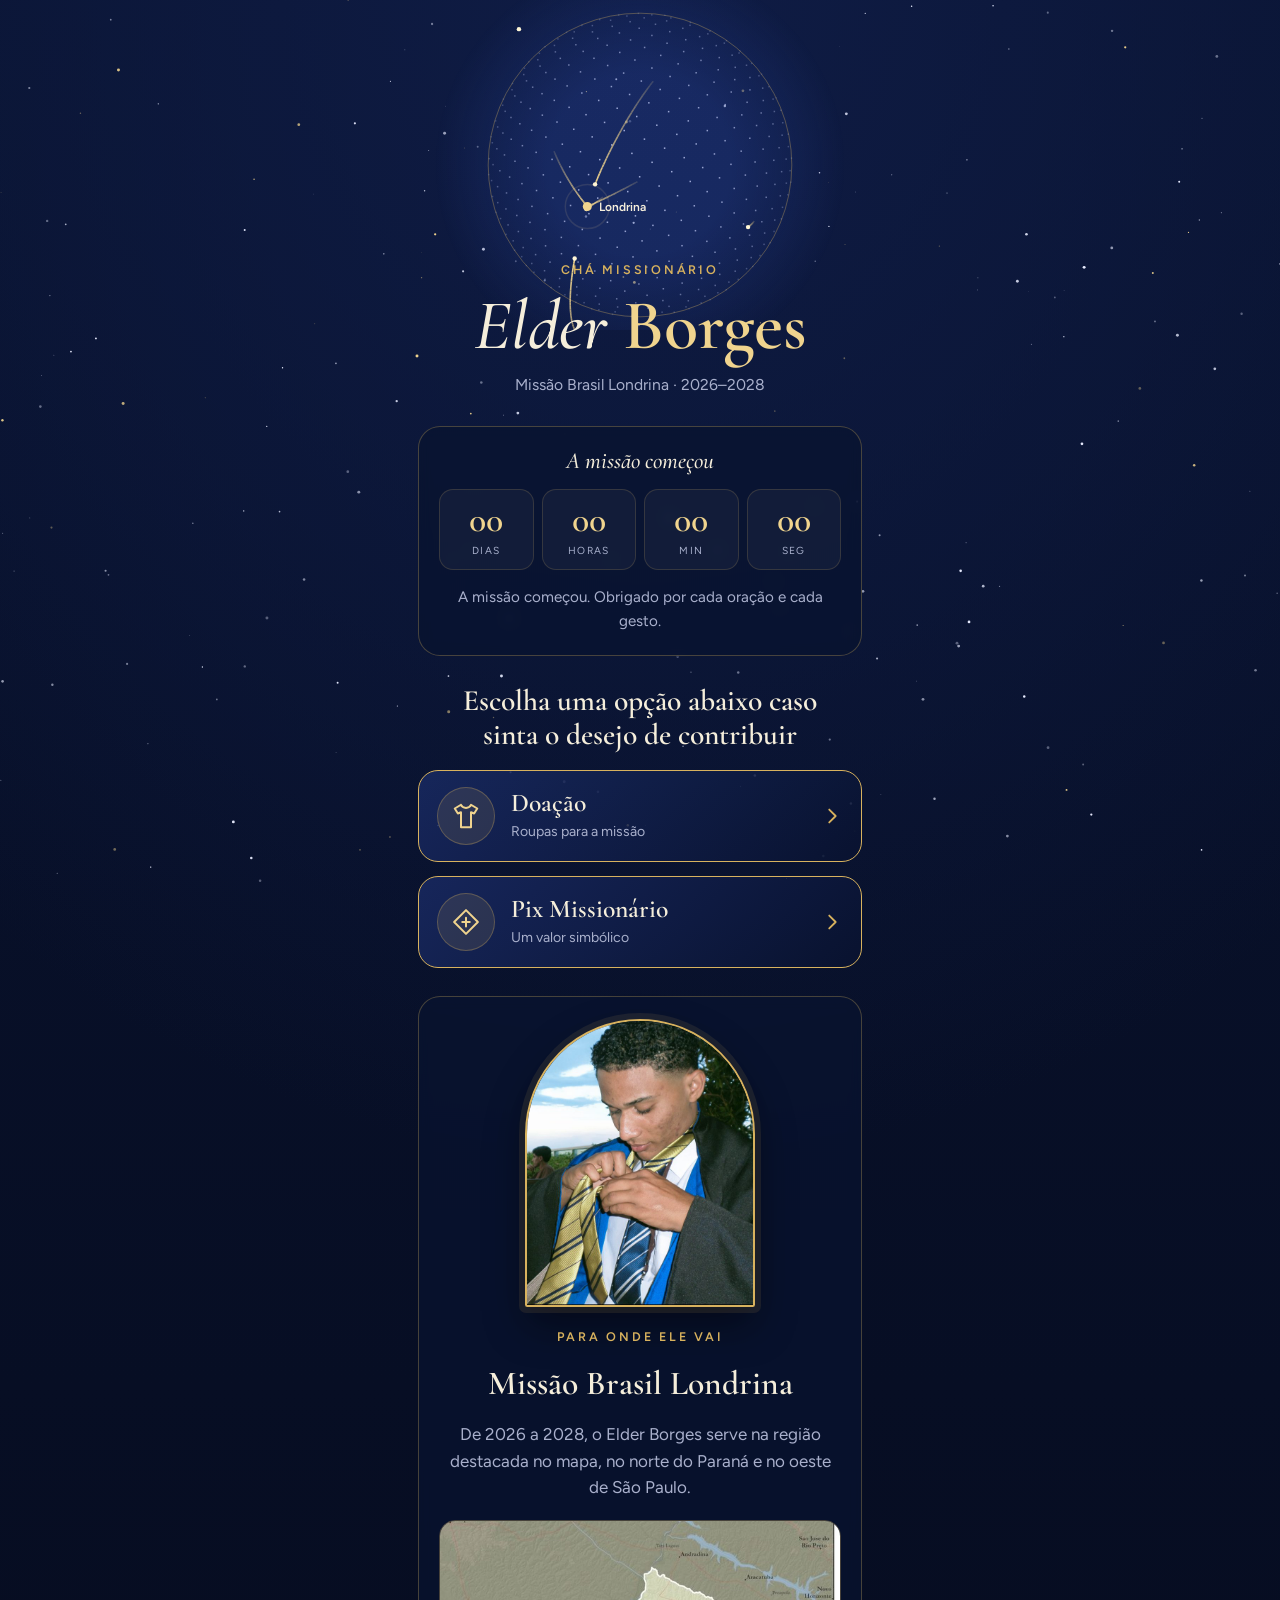
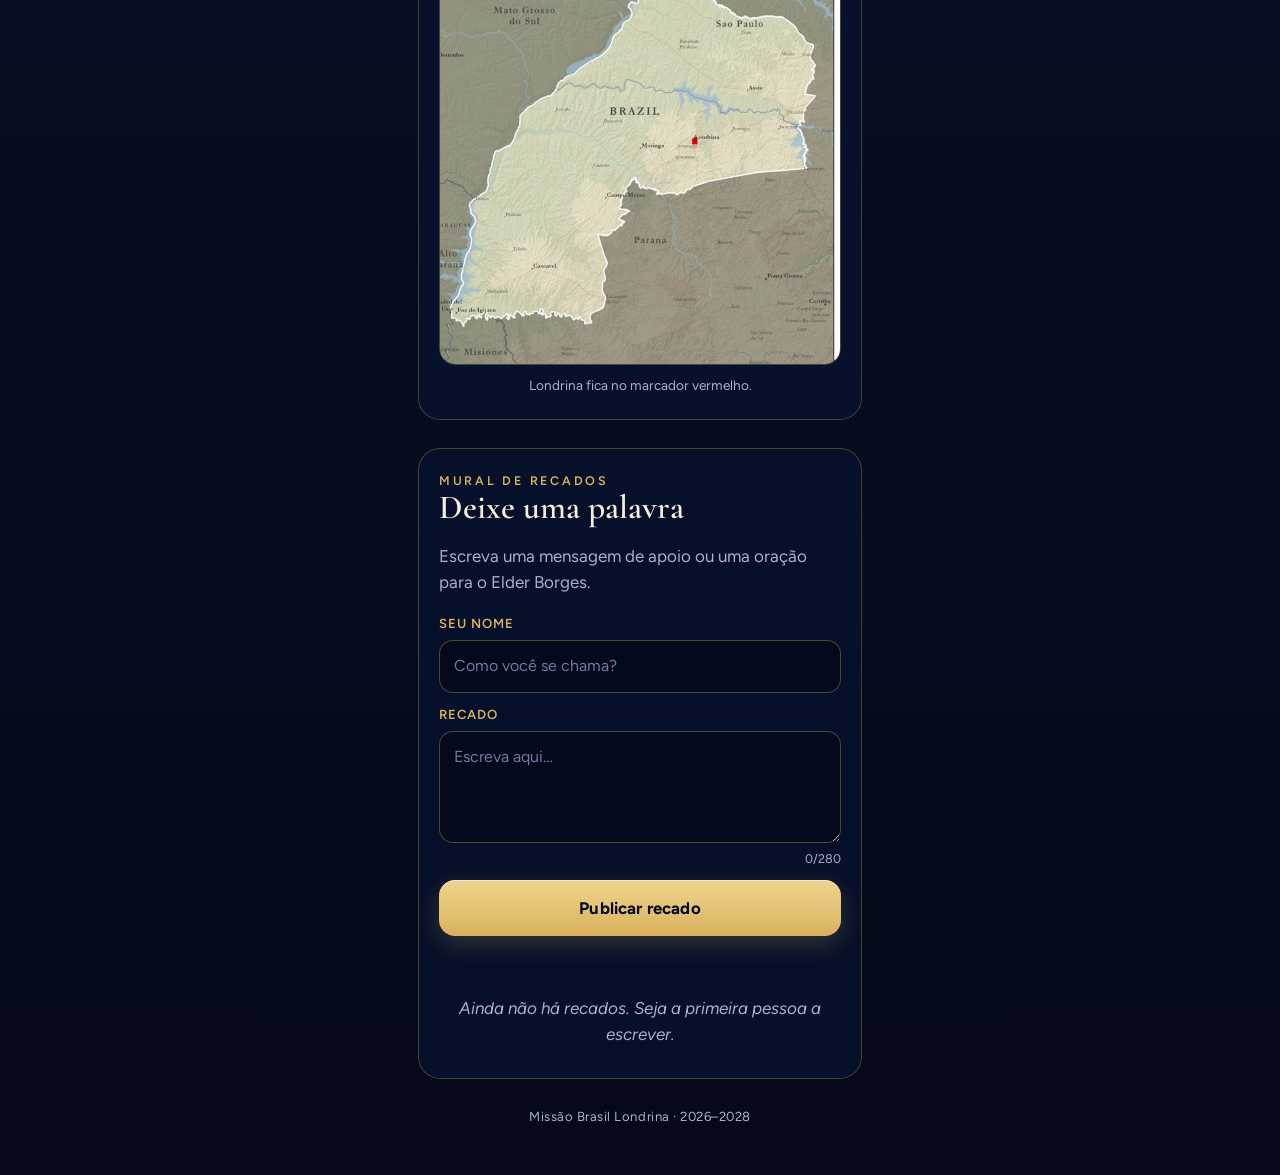
<file: index.html>
<!doctype html>
<html lang="pt-BR">
<head>
<meta charset="utf-8">
<meta name="viewport" content="width=device-width, initial-scale=1, viewport-fit=cover">
<meta name="theme-color" content="#050918">
<meta name="description" content="Chá Missionário do Elder Borges — Missão Brasil Londrina 2026–2028.">
<title>Chá Missionário do Elder Borges</title>
<link rel="preconnect" href="https://fonts.googleapis.com">
<link rel="preconnect" href="https://fonts.gstatic.com" crossorigin>
<link href="https://fonts.googleapis.com/css2?family=Cormorant+Garamond:ital,wght@0,500;0,600;0,700;1,500;1,600&family=Figtree:wght@400;600;700&display=swap" rel="stylesheet">
<link rel="stylesheet" href="style.css">
</head>
<body>
<canvas id="ceu" aria-hidden="true"></canvas>

<main class="tela">

  <header class="heroi">
    <canvas id="globo" aria-hidden="true"></canvas>
    <div class="heroi-texto">
      <p class="eyebrow">Chá Missionário</p>
      <h1><em>Elder</em> <span>Borges</span></h1>
      <p class="sub">Missão Brasil Londrina · 2026–2028</p>
    </div>
  </header>

  <section class="cartao contagem" aria-labelledby="t-contagem">
    <h2 id="t-contagem">Tudo começa em 18 de novembro</h2>
    <div class="relogio" role="timer" aria-live="off">
      <div><b id="c-dias">--</b><small>dias</small></div>
      <div><b id="c-horas">--</b><small>horas</small></div>
      <div><b id="c-min">--</b><small>min</small></div>
      <div><b id="c-seg">--</b><small>seg</small></div>
    </div>
    <p id="c-msg">Contando os dias para o início da missão.</p>
  </section>

  <section class="escolha" aria-labelledby="t-escolha">
    <h2 class="chamada" id="t-escolha">Escolha uma opção abaixo caso sinta o desejo de contribuir</h2>

    <a class="opcao" href="doacao.html">
      <span class="icone" aria-hidden="true">
        <svg viewBox="0 0 24 24" fill="none" stroke="currentColor" stroke-width="1.6" stroke-linecap="round" stroke-linejoin="round"><path d="M8 3 3 6l2.5 4L8 9v12h8V9l2.5 1L21 6l-5-3c-.6 1.6-2 2.5-4 2.5S8.6 4.6 8 3z"/></svg>
      </span>
      <span>
        <strong>Doação</strong>
        <span class="sub">Roupas para a missão</span>
      </span>
      <svg class="seta" viewBox="0 0 24 24" fill="none" stroke="currentColor" stroke-width="2" stroke-linecap="round" stroke-linejoin="round" aria-hidden="true"><path d="m9 5 7 7-7 7"/></svg>
    </a>

    <a class="opcao" href="pix.html">
      <span class="icone" aria-hidden="true">
        <svg viewBox="0 0 24 24" fill="none" stroke="currentColor" stroke-width="1.6" stroke-linecap="round" stroke-linejoin="round"><path d="M12 2.5 21.5 12 12 21.5 2.5 12z"/><path d="M12 8.5v7M9 12h6"/></svg>
      </span>
      <span>
        <strong>Pix Missionário</strong>
        <span class="sub">Um valor simbólico</span>
      </span>
      <svg class="seta" viewBox="0 0 24 24" fill="none" stroke="currentColor" stroke-width="2" stroke-linecap="round" stroke-linejoin="round" aria-hidden="true"><path d="m9 5 7 7-7 7"/></svg>
    </a>
  </section>

  <section class="cartao missao" aria-labelledby="t-missao">
    <img class="arco" src="elder.jpg" width="640" height="800" alt="Elder Borges ajeitando a gravata">
    <p class="eyebrow">Para onde ele vai</p>
    <h2 id="t-missao">Missão Brasil Londrina</h2>
    <p class="lead">De 2026 a 2028, o Elder Borges serve na região destacada no mapa, no norte do Paraná e no oeste de São Paulo.</p>
    <figure class="mapa">
      <img src="mapa.jpg" width="640" height="709" loading="lazy" alt="Mapa da Missão Brasil Londrina, com a cidade de Londrina marcada em vermelho">
      <figcaption>Londrina fica no marcador vermelho.</figcaption>
    </figure>
  </section>

  <section class="cartao mural" id="mural" aria-labelledby="t-mural">
    <div>
      <p class="eyebrow">Mural de recados</p>
      <h2 class="secao" id="t-mural">Deixe uma palavra</h2>
    </div>
    <p class="lead">Escreva uma mensagem de apoio ou uma oração para o Elder Borges.</p>

    <form id="form-recado" autocomplete="off" novalidate>
      <div class="campo">
        <label for="r-nome">Seu nome</label>
        <input id="r-nome" name="nome" type="text" maxlength="40" placeholder="Como você se chama?" autocomplete="given-name" required>
      </div>
      <div class="campo">
        <label for="r-texto">Recado</label>
        <textarea id="r-texto" name="texto" maxlength="280" placeholder="Escreva aqui…" required></textarea>
        <div class="contador-texto"><span id="r-qtd">0</span>/280</div>
      </div>
      <button class="botao" type="submit" id="r-enviar">Publicar recado</button>
      <p class="aviso" id="r-aviso" role="status" aria-live="polite"></p>
    </form>

    <ul class="recados" id="lista-recados" aria-live="polite">
      <li class="vazio">Carregando os recados…</li>
    </ul>
  </section>

  <p class="rodape">Missão Brasil Londrina · 2026–2028</p>
</main>

<script src="sky.js"></script>
<script src="globe.js"></script>
<script type="module" src="home.js"></script>
</body>
</html>
</file>
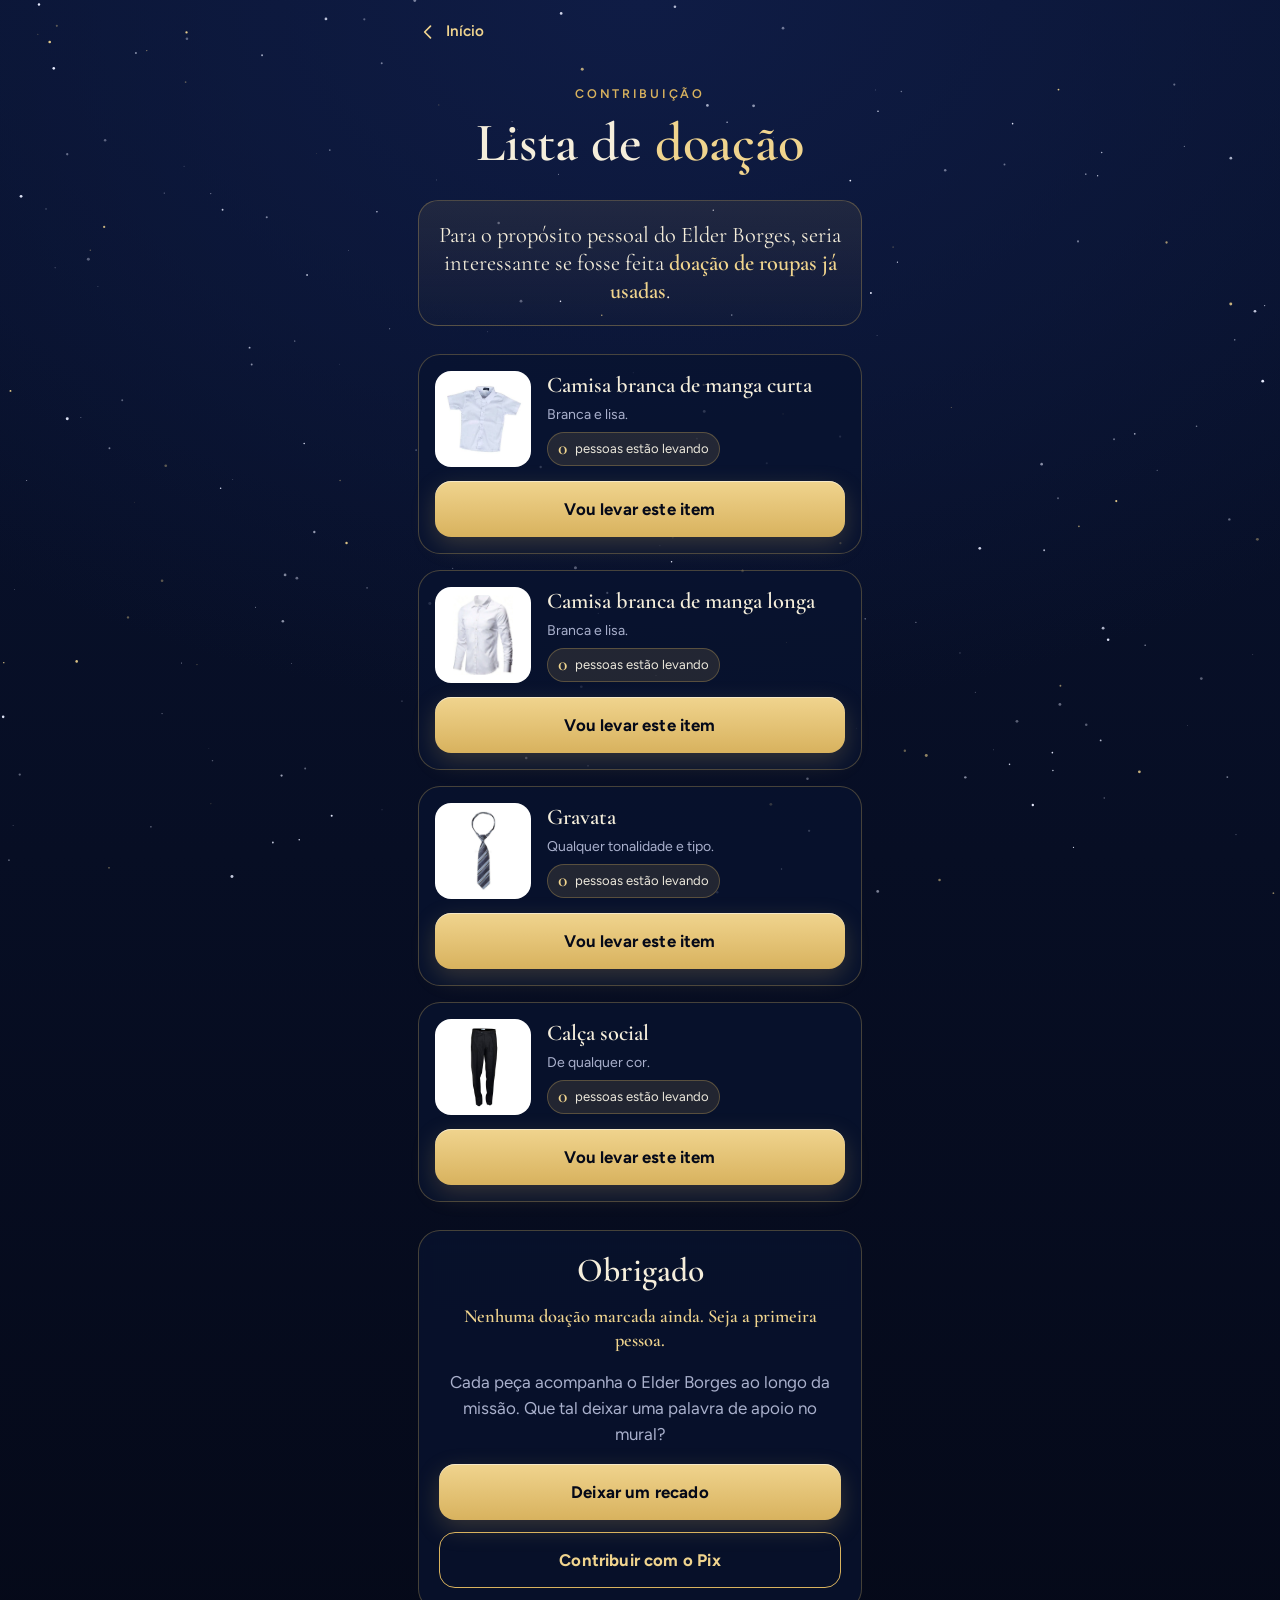
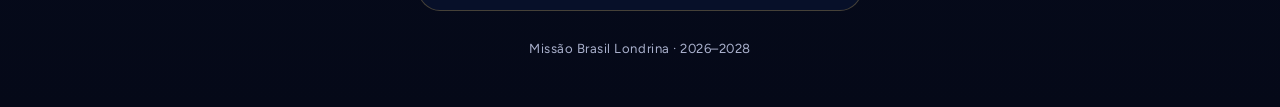
<file: doacao.html>
<!doctype html>
<html lang="pt-BR">
<head>
<meta charset="utf-8">
<meta name="viewport" content="width=device-width, initial-scale=1, viewport-fit=cover">
<meta name="theme-color" content="#050918">
<title>Doação de roupas · Elder Borges</title>
<link rel="preconnect" href="https://fonts.googleapis.com">
<link rel="preconnect" href="https://fonts.gstatic.com" crossorigin>
<link href="https://fonts.googleapis.com/css2?family=Cormorant+Garamond:ital,wght@0,500;0,600;0,700;1,500;1,600&family=Figtree:wght@400;600;700&display=swap" rel="stylesheet">
<link rel="stylesheet" href="style.css">
</head>
<body>
<canvas id="ceu" aria-hidden="true"></canvas>

<main class="tela">
  <nav class="topo">
    <a class="voltar" href="index.html">
      <svg viewBox="0 0 24 24" fill="none" stroke="currentColor" stroke-width="2" stroke-linecap="round" stroke-linejoin="round" aria-hidden="true"><path d="m15 5-7 7 7 7"/></svg>
      Início
    </a>
  </nav>

  <header class="cabeca">
    <p class="eyebrow">Contribuição</p>
    <h1>Lista de <span>doação</span></h1>
  </header>

  <p class="aviso-roupas">Para o propósito pessoal do Elder Borges, seria interessante se fosse feita <b>doação de roupas já usadas</b>.</p>

  <ul class="itens" id="itens" aria-label="Itens para doar"></ul>

  <section class="cartao fecho" aria-labelledby="t-fecho">
    <h2 class="secao" id="t-fecho">Obrigado</h2>
    <p class="total" id="total">Contando as doações…</p>
    <p>Cada peça acompanha o Elder Borges ao longo da missão. Que tal deixar uma palavra de apoio no mural?</p>
    <div class="acoes">
      <a class="botao" href="index.html#mural">Deixar um recado</a>
      <a class="botao vazado" href="pix.html">Contribuir com o Pix</a>
    </div>
  </section>

  <p class="rodape">Missão Brasil Londrina · 2026–2028</p>
</main>

<div class="toast" id="toast" role="status" aria-live="polite"></div>

<script src="sky.js"></script>
<script type="module" src="doacao.js"></script>
</body>
</html>
</file>
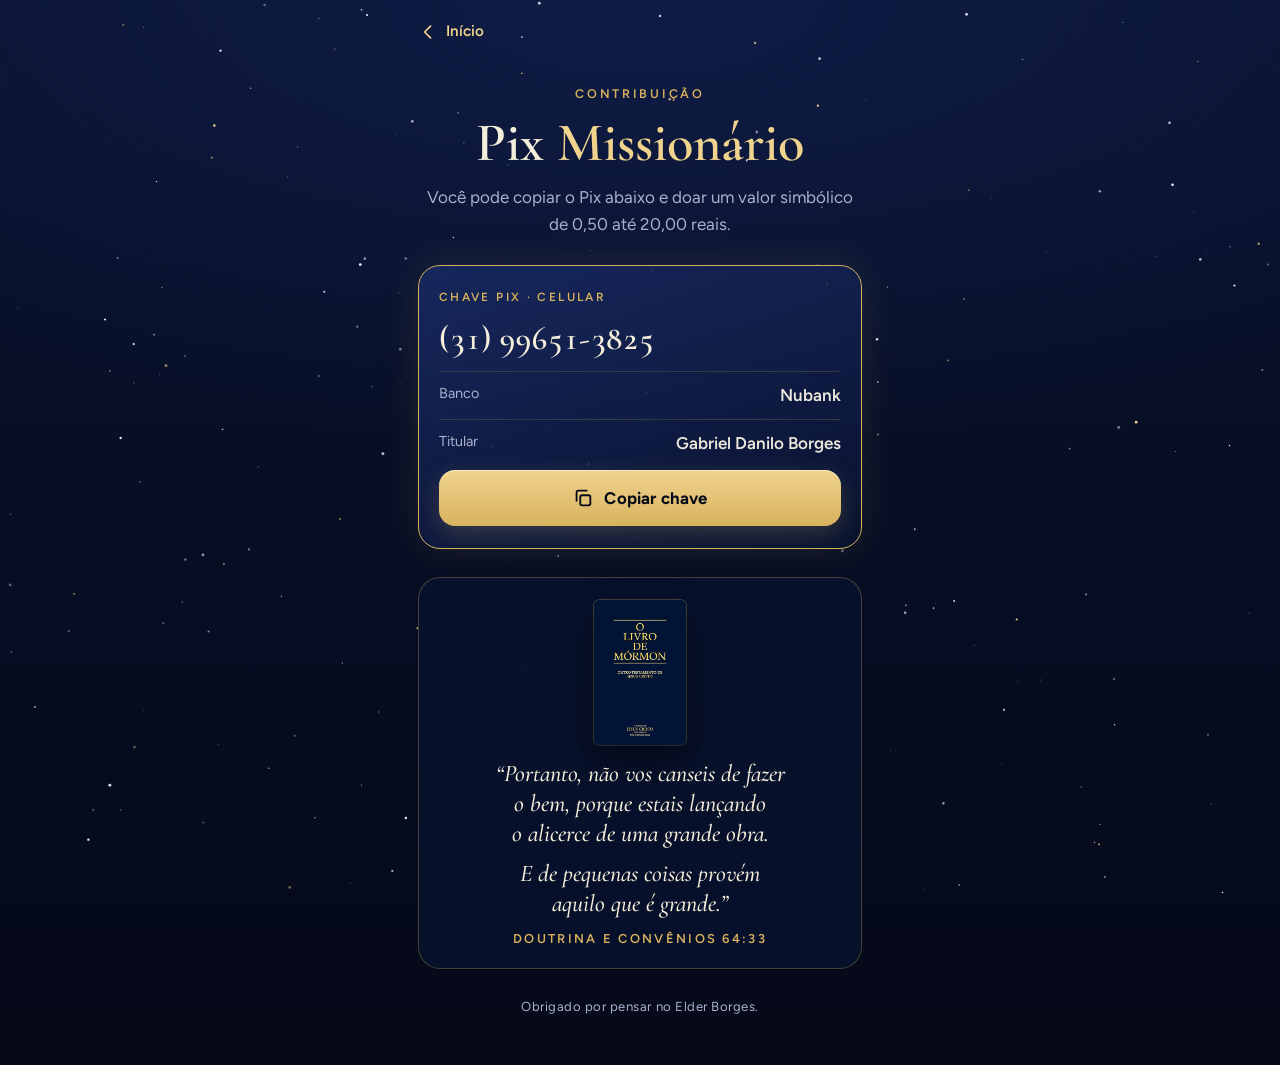
<file: pix.html>
<!doctype html>
<html lang="pt-BR">
<head>
<meta charset="utf-8">
<meta name="viewport" content="width=device-width, initial-scale=1, viewport-fit=cover">
<meta name="theme-color" content="#050918">
<title>Pix Missionário · Elder Borges</title>
<link rel="preconnect" href="https://fonts.googleapis.com">
<link rel="preconnect" href="https://fonts.gstatic.com" crossorigin>
<link href="https://fonts.googleapis.com/css2?family=Cormorant+Garamond:ital,wght@0,500;0,600;0,700;1,500;1,600&family=Figtree:wght@400;600;700&display=swap" rel="stylesheet">
<link rel="stylesheet" href="style.css">
</head>
<body>
<canvas id="ceu" aria-hidden="true"></canvas>

<main class="tela">
  <nav class="topo">
    <a class="voltar" href="index.html">
      <svg viewBox="0 0 24 24" fill="none" stroke="currentColor" stroke-width="2" stroke-linecap="round" stroke-linejoin="round" aria-hidden="true"><path d="m15 5-7 7 7 7"/></svg>
      Início
    </a>
  </nav>

  <header class="cabeca">
    <p class="eyebrow">Contribuição</p>
    <h1>Pix <span>Missionário</span></h1>
    <p class="lead">Você pode copiar o Pix abaixo e doar um valor simbólico de 0,50 até 20,00 reais.</p>
  </header>

  <section class="pix-caixa" aria-labelledby="t-chave">
    <p class="rotulo" id="t-chave">Chave Pix · celular</p>
    <p class="chave" id="chave">(31) 99651-3825</p>
    <dl>
      <div><dt>Banco</dt><dd>Nubank</dd></div>
      <div><dt>Titular</dt><dd>Gabriel Danilo Borges</dd></div>
    </dl>
    <button class="botao" type="button" id="copiar">
      <svg viewBox="0 0 24 24" fill="none" stroke="currentColor" stroke-width="2" stroke-linecap="round" stroke-linejoin="round" aria-hidden="true"><rect x="9" y="9" width="11" height="11" rx="2"/><path d="M5 15V6a2 2 0 0 1 2-2h9"/></svg>
      <span id="copiar-rotulo">Copiar chave</span>
    </button>
  </section>

  <section class="cartao versiculo" aria-label="Versículo">
    <img class="livro" src="livro.jpg" width="356" height="561" alt="O Livro de Mórmon, outro testamento de Jesus Cristo">
    <blockquote>
      <p>“Portanto, não vos canseis de fazer o bem, porque estais lançando o alicerce de uma grande obra.</p>
      <p>E de pequenas coisas provém aquilo que é grande.”</p>
    </blockquote>
    <cite>Doutrina e Convênios 64:33</cite>
  </section>

  <p class="rodape">Obrigado por pensar no Elder Borges.</p>
</main>

<div class="toast" id="toast" role="status" aria-live="polite"></div>

<script src="sky.js"></script>
<script src="pix.js"></script>
</body>
</html>
</file>
<file: style.css>
/* Chá Missionário do Elder Borges — feito para celular.
   Paleta: azul-noite e dourado. Tipografia: Cormorant Garamond (títulos) + Figtree (texto). */
:root {
  --n9: #050918;
  --n8: #091330;
  --n7: #0f1c45;
  --n6: #192a62;
  --ouro: #d8b25e;
  --ouro-claro: #f0d48e;
  --ouro-escuro: #9c7a2e;
  --marfim: #f5eedb;
  --texto: #ece8dc;
  --suave: #a9b0cc;
  --linha: rgba(216, 178, 94, 0.3);
  --vidro: rgba(9, 19, 48, 0.74);
  --serif: "Cormorant Garamond", "Iowan Old Style", Georgia, serif;
  --sans: "Figtree", system-ui, -apple-system, "Segoe UI", Roboto, sans-serif;
  --lado-e: max(18px, env(safe-area-inset-left, 0px));
  --lado-d: max(18px, env(safe-area-inset-right, 0px));
}

*, *::before, *::after { box-sizing: border-box; }

html {
  background: var(--n9);
  color-scheme: dark;
  -webkit-text-size-adjust: 100%;
}

body {
  margin: 0;
  min-height: 100dvh;
  font: 400 1.0625rem/1.55 var(--sans);
  color: var(--texto);
  background:
    radial-gradient(120% 60% at 50% 0%, var(--n7) 0%, rgba(15, 28, 69, 0) 70%),
    linear-gradient(180deg, var(--n8) 0%, var(--n9) 100%);
  background-color: var(--n9);
  -webkit-tap-highlight-color: transparent;
  overflow-x: hidden;
}

#ceu {
  position: fixed;
  inset: 0;
  width: 100%;
  height: 100lvh;
  z-index: 0;
  pointer-events: none;
}

.tela {
  position: relative;
  z-index: 1;
  max-width: 30rem;
  margin: 0 auto;
  padding-left: var(--lado-e);
  padding-right: var(--lado-d);
  padding-top: env(safe-area-inset-top, 0px);
  padding-bottom: calc(48px + env(safe-area-inset-bottom, 0px));
  display: flex;
  flex-direction: column;
  gap: 28px;
}

img { max-width: 100%; height: auto; display: block; }
a { color: inherit; }

h1, h2, h3 {
  font-family: var(--serif);
  font-weight: 600;
  line-height: 1.05;
  margin: 0;
  text-wrap: balance;
  color: var(--marfim);
}
p { margin: 0; }

.eyebrow {
  font-size: 0.78rem;
  letter-spacing: 0.22em;
  text-transform: uppercase;
  color: var(--ouro);
  font-weight: 600;
}

:focus-visible {
  outline: 3px solid var(--ouro-claro);
  outline-offset: 3px;
  border-radius: 10px;
}

/* ---------- Topo com voltar ---------- */
.topo {
  display: flex;
  align-items: center;
  min-height: 56px;
  padding-top: 8px;
}
.voltar {
  display: inline-flex;
  align-items: center;
  gap: 8px;
  min-height: 48px;
  padding-right: 16px;
  color: var(--ouro-claro);
  text-decoration: none;
  font-weight: 600;
  font-size: 0.95rem;
}
.voltar svg { width: 20px; height: 20px; }

/* ---------- Botões ---------- */
.botao {
  appearance: none;
  border: 0;
  width: 100%;
  min-height: 56px;
  padding: 14px 20px;
  border-radius: 16px;
  font: 700 1.05rem/1.2 var(--sans);
  letter-spacing: 0.01em;
  color: var(--n9);
  background: linear-gradient(180deg, var(--ouro-claro), var(--ouro));
  box-shadow: 0 8px 24px rgba(216, 178, 94, 0.22), inset 0 1px 0 rgba(255, 255, 255, 0.5);
  cursor: pointer;
  display: inline-flex;
  align-items: center;
  justify-content: center;
  gap: 10px;
  text-decoration: none;
  transition: transform 0.15s ease, filter 0.15s ease;
}
.botao:active { transform: scale(0.98); filter: brightness(0.95); }
.botao:disabled { opacity: 0.65; }
.botao.vazado {
  background: transparent;
  color: var(--ouro-claro);
  border: 1.5px solid var(--ouro);
  box-shadow: none;
}
.botao.marcado {
  background: rgba(216, 178, 94, 0.14);
  color: var(--ouro-claro);
  border: 1.5px solid var(--ouro);
  box-shadow: none;
}
.botao svg { width: 22px; height: 22px; flex: none; }

/* ---------- Cartão ---------- */
.cartao {
  background: var(--vidro);
  -webkit-backdrop-filter: blur(6px);
  backdrop-filter: blur(6px);
  border: 1px solid var(--linha);
  border-radius: 22px;
  padding: 22px 20px;
}

h2.secao { font-size: 2.1rem; }
.lead { color: var(--suave); }

/* ---------- Início: herói com globo ---------- */
.heroi {
  margin-left: calc(-1 * var(--lado-e));
  margin-right: calc(-1 * var(--lado-d));
}
.heroi canvas { width: 100%; height: 330px; display: block; }
.heroi-texto {
  position: relative;
  margin-top: -70px;
  text-align: center;
  padding: 0 var(--lado-d) 0 var(--lado-e);
  display: flex;
  flex-direction: column;
  align-items: center;
  gap: 10px;
}
.heroi h1 { font-size: clamp(3.4rem, 17vw, 4.4rem); }
.heroi h1 em { font-style: italic; font-weight: 500; color: var(--marfim); }
.heroi h1 span { color: var(--ouro-claro); }
.heroi .sub { color: var(--suave); font-size: 0.98rem; }

/* Contagem regressiva */
.contagem { text-align: center; display: grid; gap: 16px; }
.contagem h2 { font-size: 1.45rem; font-weight: 500; font-style: italic; }
.relogio { display: grid; grid-template-columns: repeat(4, 1fr); gap: 8px; }
.relogio div {
  background: rgba(255, 255, 255, 0.04);
  border: 1px solid rgba(216, 178, 94, 0.18);
  border-radius: 14px;
  padding: 12px 2px 10px;
}
.relogio b {
  display: block;
  font: 600 2.2rem/1 var(--serif);
  color: var(--ouro-claro);
  font-variant-numeric: tabular-nums;
}
.relogio small {
  display: block;
  margin-top: 6px;
  font-size: 0.64rem;
  letter-spacing: 0.14em;
  text-transform: uppercase;
  color: var(--suave);
}
.contagem p { color: var(--suave); font-size: 0.95rem; }

/* Escolha */
.escolha { display: grid; gap: 14px; }
.chamada {
  font-family: var(--serif);
  font-size: 1.85rem;
  line-height: 1.15;
  text-align: center;
  color: var(--marfim);
  text-wrap: balance;
  padding: 0 4px 4px;
}
.opcao {
  display: grid;
  grid-template-columns: 58px 1fr 22px;
  align-items: center;
  gap: 16px;
  min-height: 92px;
  padding: 16px 18px;
  text-decoration: none;
  background: linear-gradient(135deg, rgba(25, 42, 98, 0.85), rgba(9, 19, 48, 0.85));
  border: 1.5px solid var(--ouro);
  border-radius: 20px;
  transition: transform 0.15s ease;
}
.opcao:active { transform: scale(0.98); }
.opcao .icone {
  width: 58px; height: 58px;
  border-radius: 50%;
  display: grid; place-items: center;
  background: rgba(216, 178, 94, 0.12);
  border: 1px solid var(--linha);
  color: var(--ouro-claro);
}
.opcao .icone svg { width: 30px; height: 30px; }
.opcao strong { display: block; font: 600 1.6rem/1.05 var(--serif); color: var(--marfim); }
.opcao span.sub { display: block; font-size: 0.88rem; color: var(--suave); margin-top: 4px; }
.opcao .seta { color: var(--ouro); width: 22px; height: 22px; }

/* Missão */
.missao { display: grid; gap: 20px; justify-items: center; text-align: center; }
.arco {
  width: min(58%, 230px);
  aspect-ratio: 4 / 5;
  object-fit: cover;
  border-radius: 999px 999px 20px 20px;
  border: 2px solid var(--ouro);
  box-shadow: 0 0 0 6px rgba(216, 178, 94, 0.1), 0 18px 40px rgba(0, 0, 0, 0.45);
}
.missao h2 { font-size: 2.1rem; }
.mapa { width: 100%; display: grid; gap: 10px; }
.mapa img { width: 100%; border-radius: 16px; border: 1px solid var(--linha); }
.mapa figcaption { font-size: 0.85rem; color: var(--suave); }
.mapa { margin: 0; }

/* Mural */
.mural { display: grid; gap: 18px; scroll-margin-top: 16px; }
.mural form { display: grid; gap: 12px; }
.campo { display: grid; gap: 6px; }
.campo label { font-size: 0.82rem; letter-spacing: 0.08em; text-transform: uppercase; color: var(--ouro); font-weight: 600; }
.campo input, .campo textarea {
  width: 100%;
  font: 400 1rem/1.4 var(--sans); /* 16px evita zoom automático no iPhone */
  color: var(--marfim);
  background: rgba(5, 9, 24, 0.7);
  border: 1.5px solid rgba(216, 178, 94, 0.35);
  border-radius: 14px;
  padding: 14px;
  min-height: 52px;
}
.campo textarea { min-height: 112px; resize: vertical; }
.campo input::placeholder, .campo textarea::placeholder { color: #6f78a0; }
.campo input:focus, .campo textarea:focus { outline: none; border-color: var(--ouro-claro); box-shadow: 0 0 0 3px rgba(240, 212, 142, 0.2); }
.contador-texto { text-align: right; font-size: 0.78rem; color: var(--suave); }
.aviso { min-height: 1.4em; font-size: 0.92rem; color: var(--ouro-claro); }
.aviso.erro { color: #ffb4a8; }
.recados { display: grid; gap: 12px; list-style: none; margin: 0; padding: 0; }
.recado {
  background: rgba(255, 255, 255, 0.04);
  border: 1px solid rgba(216, 178, 94, 0.18);
  border-radius: 16px;
  padding: 14px 16px;
  display: grid;
  gap: 6px;
}
.recado p { overflow-wrap: anywhere; }
.recado header { display: flex; justify-content: space-between; align-items: baseline; gap: 12px; }
.recado strong { font: 600 1.25rem/1.1 var(--serif); color: var(--ouro-claro); overflow-wrap: anywhere; }
.recado time { font-size: 0.78rem; color: var(--suave); white-space: nowrap; }
.vazio { text-align: center; color: var(--suave); padding: 8px 0; font-style: italic; }

.rodape { text-align: center; font-size: 0.82rem; color: var(--suave); letter-spacing: 0.04em; }

/* ---------- Páginas internas ---------- */
.cabeca { display: grid; gap: 12px; text-align: center; justify-items: center; }
.cabeca h1 { font-size: clamp(2.6rem, 13vw, 3.4rem); }
.cabeca h1 span { color: var(--ouro-claro); }

.aviso-roupas {
  font-family: var(--serif);
  font-size: 1.4rem;
  line-height: 1.25;
  text-align: center;
  color: var(--marfim);
  padding: 20px;
  border: 1px solid var(--linha);
  border-radius: 20px;
  background: linear-gradient(180deg, rgba(216, 178, 94, 0.1), rgba(216, 178, 94, 0.02));
}
.aviso-roupas b { color: var(--ouro-claro); font-weight: 600; }

/* Itens */
.itens { display: grid; gap: 16px; list-style: none; margin: 0; padding: 0; }
.item {
  display: grid;
  grid-template-columns: 96px 1fr;
  grid-template-areas: "foto info" "acao acao";
  gap: 14px 16px;
  align-items: center;
  background: var(--vidro);
  border: 1px solid var(--linha);
  border-radius: 22px;
  padding: 16px;
}
.item .foto {
  grid-area: foto;
  width: 96px; height: 96px;
  background: #fff;
  border-radius: 16px;
  display: flex; align-items: center; justify-content: center;
  padding: 8px;
  overflow: hidden;
}
.item .foto img { max-width: 100%; max-height: 100%; width: auto; height: auto; object-fit: contain; }
.item .info { grid-area: info; display: grid; gap: 8px; min-width: 0; }
.item h3 { font-size: 1.4rem; line-height: 1.05; }
.item .nota { font-size: 0.88rem; color: var(--suave); line-height: 1.35; }
.pilula {
  justify-self: start;
  display: inline-flex;
  align-items: center;
  gap: 8px;
  padding: 6px 10px;
  border-radius: 999px;
  background: rgba(216, 178, 94, 0.13);
  border: 1px solid var(--linha);
  font-size: 0.82rem;
  white-space: nowrap;
  color: var(--texto);
}
.pilula b { font: 600 1.2rem/1 var(--serif); color: var(--ouro-claro); font-variant-numeric: tabular-nums; }
.item .botao { grid-area: acao; }

.fecho { display: grid; gap: 16px; text-align: center; justify-items: center; }
.fecho .total { font: 600 1.15rem/1.3 var(--serif); color: var(--ouro-claro); }
.fecho p { color: var(--suave); }
.fecho .acoes { display: grid; gap: 12px; width: 100%; }

/* Pix */
.livro { width: 92px; border-radius: 6px; box-shadow: 0 14px 30px rgba(0, 0, 0, 0.5), 0 0 0 1px var(--linha); }
.pix-caixa {
  display: grid;
  gap: 14px;
  padding: 22px 20px;
  border-radius: 22px;
  border: 1.5px solid var(--ouro);
  background: linear-gradient(160deg, rgba(25, 42, 98, 0.88), rgba(9, 19, 48, 0.9));
  box-shadow: 0 0 40px rgba(216, 178, 94, 0.12);
}
.pix-caixa .rotulo { font-size: 0.74rem; letter-spacing: 0.2em; text-transform: uppercase; color: var(--ouro); font-weight: 600; }
.chave {
  font: 600 2.1rem/1.1 var(--serif);
  color: var(--marfim);
  font-variant-numeric: tabular-nums;
  user-select: all;
  -webkit-user-select: all;
}
.pix-caixa dl { margin: 0; display: grid; gap: 10px; }
.pix-caixa dl div { display: flex; justify-content: space-between; gap: 16px; padding-top: 10px; border-top: 1px solid rgba(216, 178, 94, 0.2); }
.pix-caixa dt { color: var(--suave); font-size: 0.9rem; }
.pix-caixa dd { margin: 0; font-weight: 600; text-align: right; }

.versiculo { display: grid; gap: 14px; justify-items: center; text-align: center; }
.versiculo blockquote { margin: 0; display: grid; gap: 10px; font: italic 500 1.5rem/1.25 var(--serif); color: var(--marfim); text-wrap: balance; }
.versiculo cite { font: 600 0.8rem/1 var(--sans); letter-spacing: 0.18em; text-transform: uppercase; color: var(--ouro); font-style: normal; }

/* Aviso rápido */
.toast {
  position: fixed;
  left: 50%;
  bottom: calc(24px + env(safe-area-inset-bottom, 0px));
  transform: translate(-50%, 20px);
  opacity: 0;
  pointer-events: none;
  z-index: 10;
  max-width: calc(100% - 36px);
  padding: 14px 20px;
  border-radius: 999px;
  background: var(--marfim);
  color: var(--n9);
  font-weight: 700;
  box-shadow: 0 10px 30px rgba(0, 0, 0, 0.5);
  transition: opacity 0.25s ease, transform 0.25s ease;
}
.toast.visivel { opacity: 1; transform: translate(-50%, 0); }

@media (prefers-reduced-motion: reduce) {
  * { transition: none !important; animation: none !important; }
}
</file>
